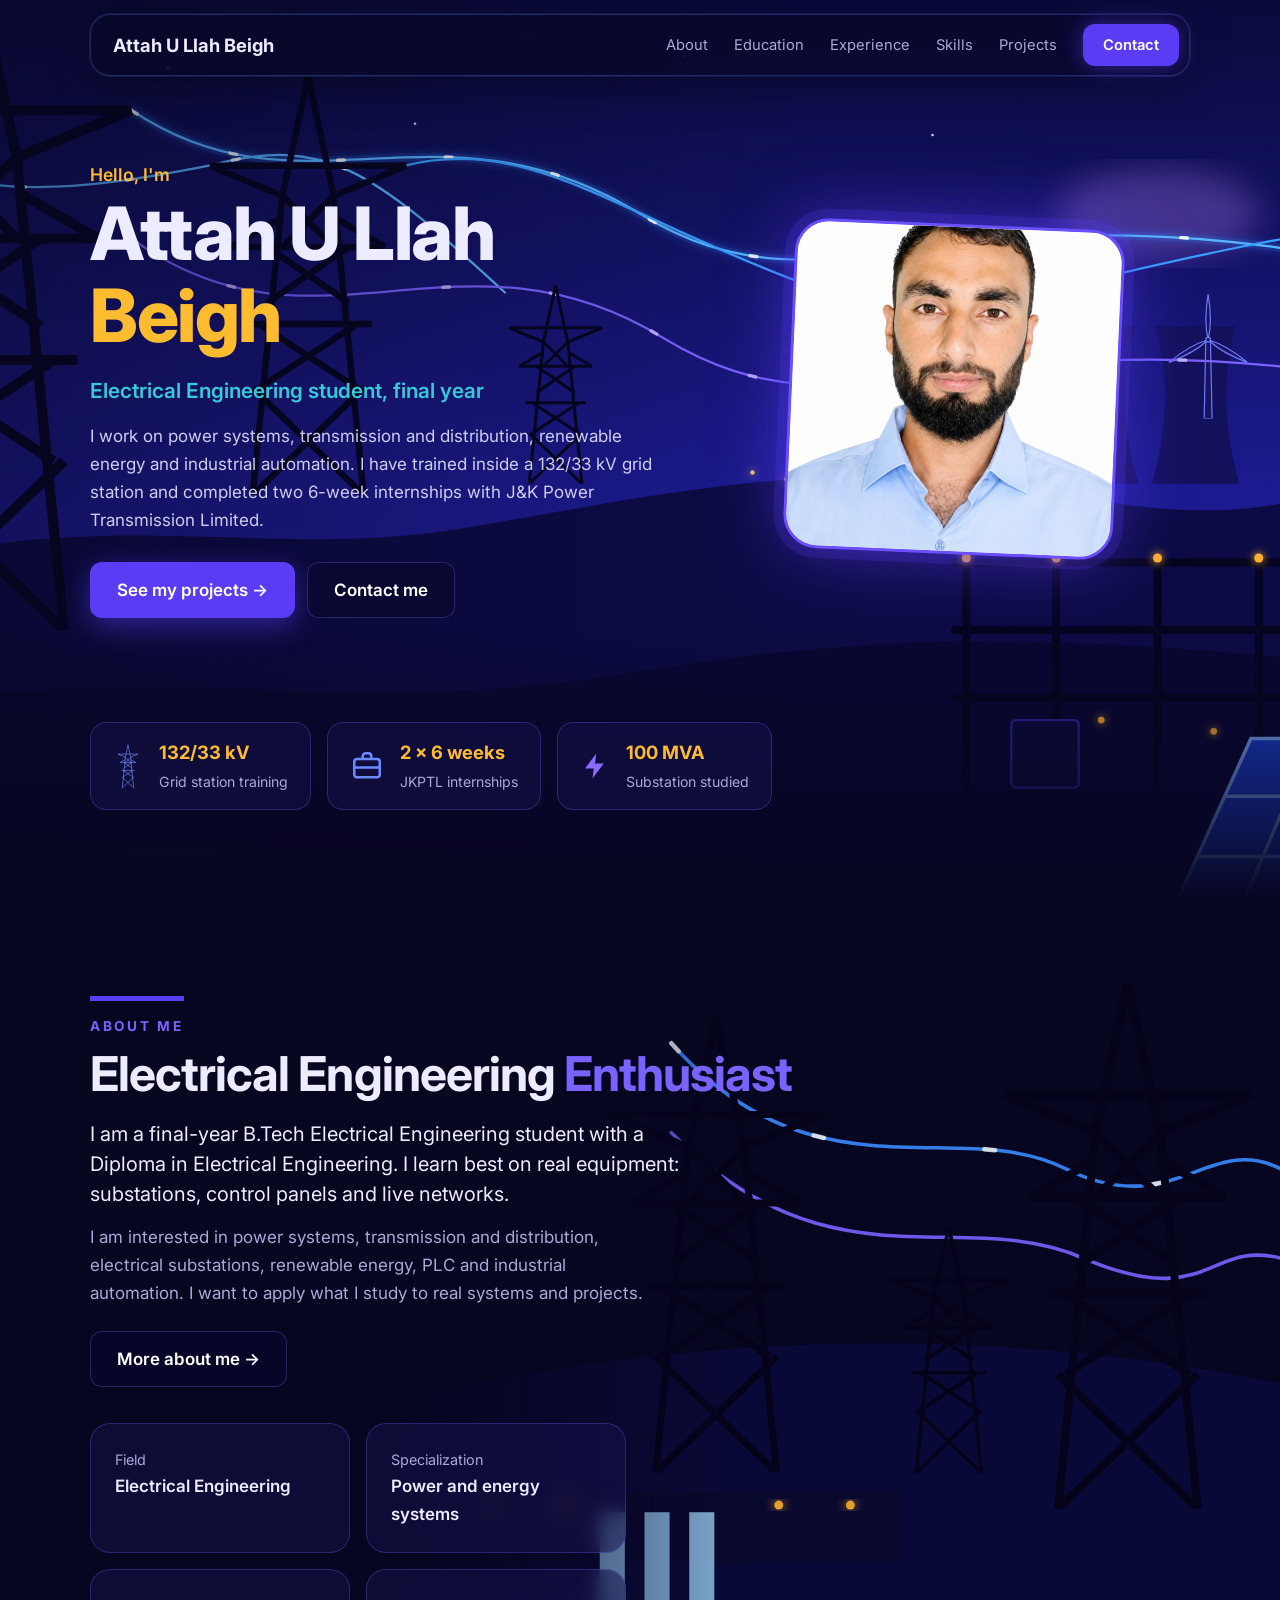
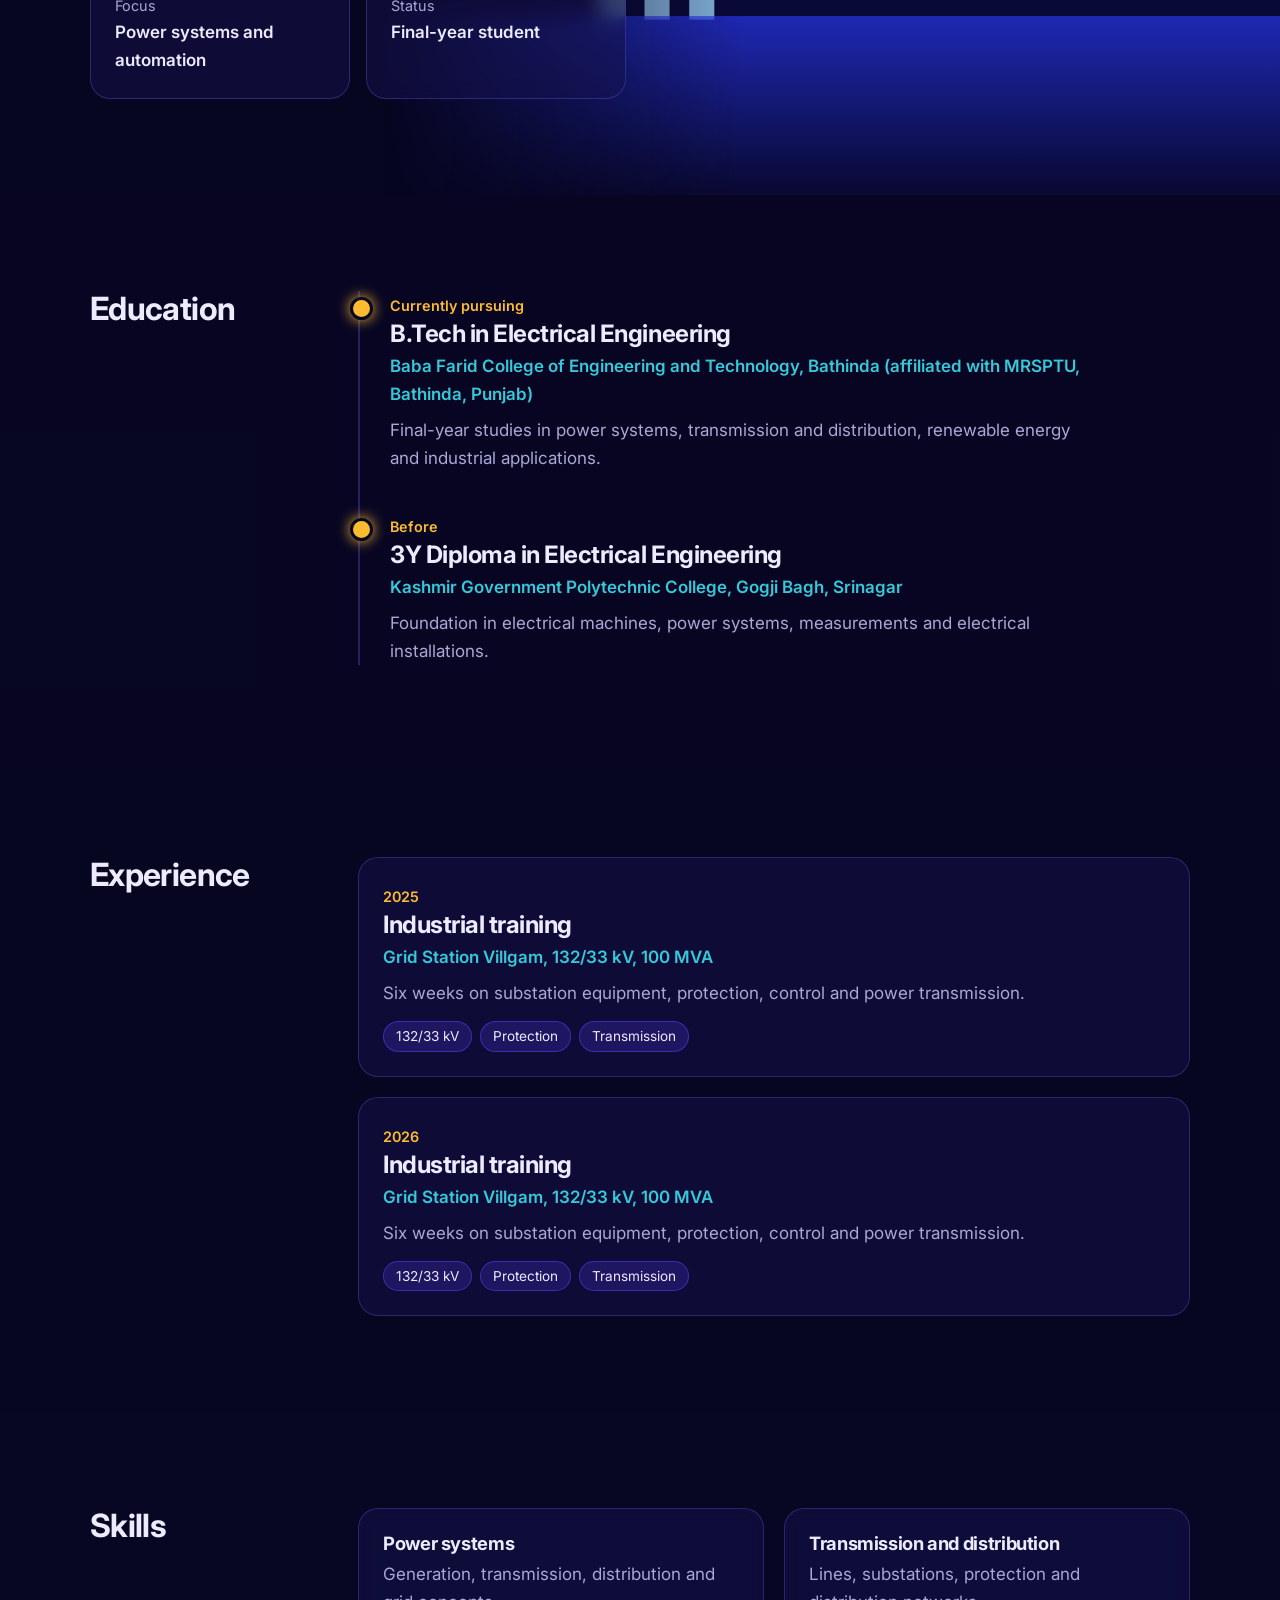
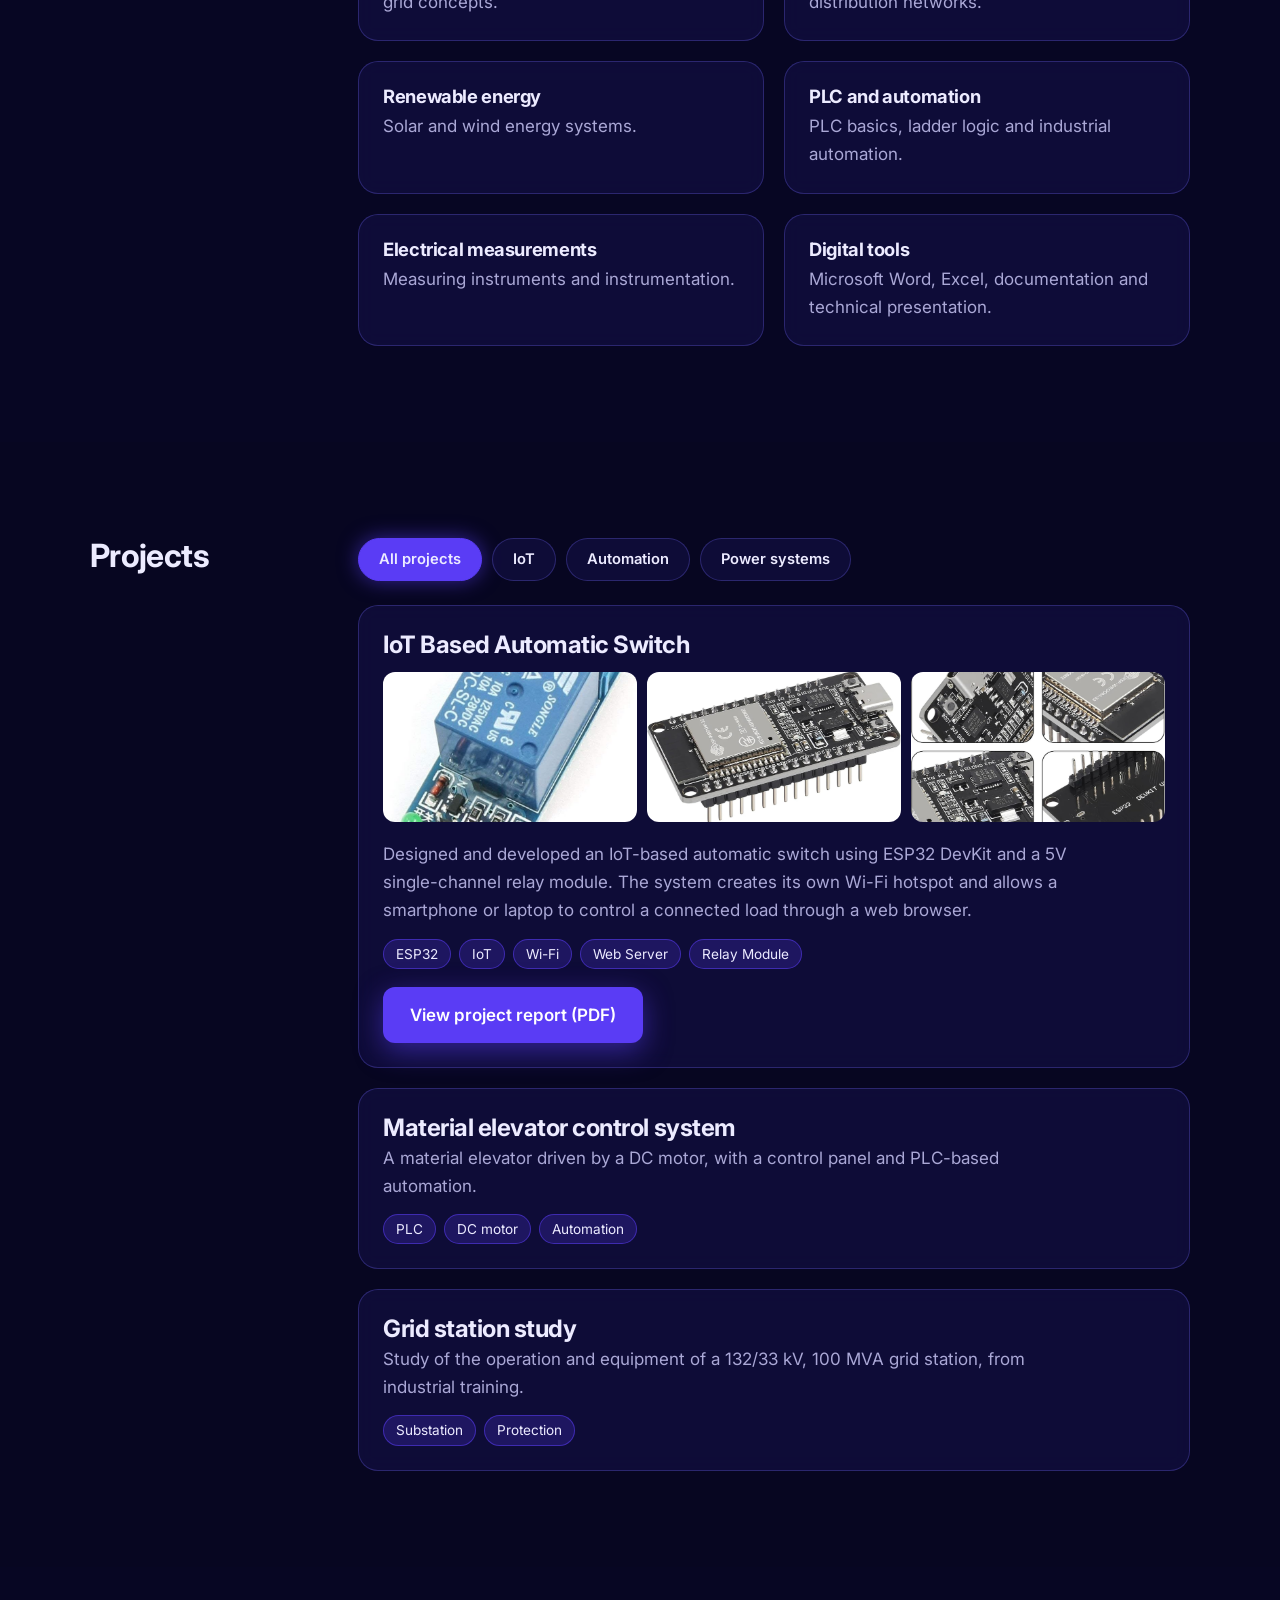
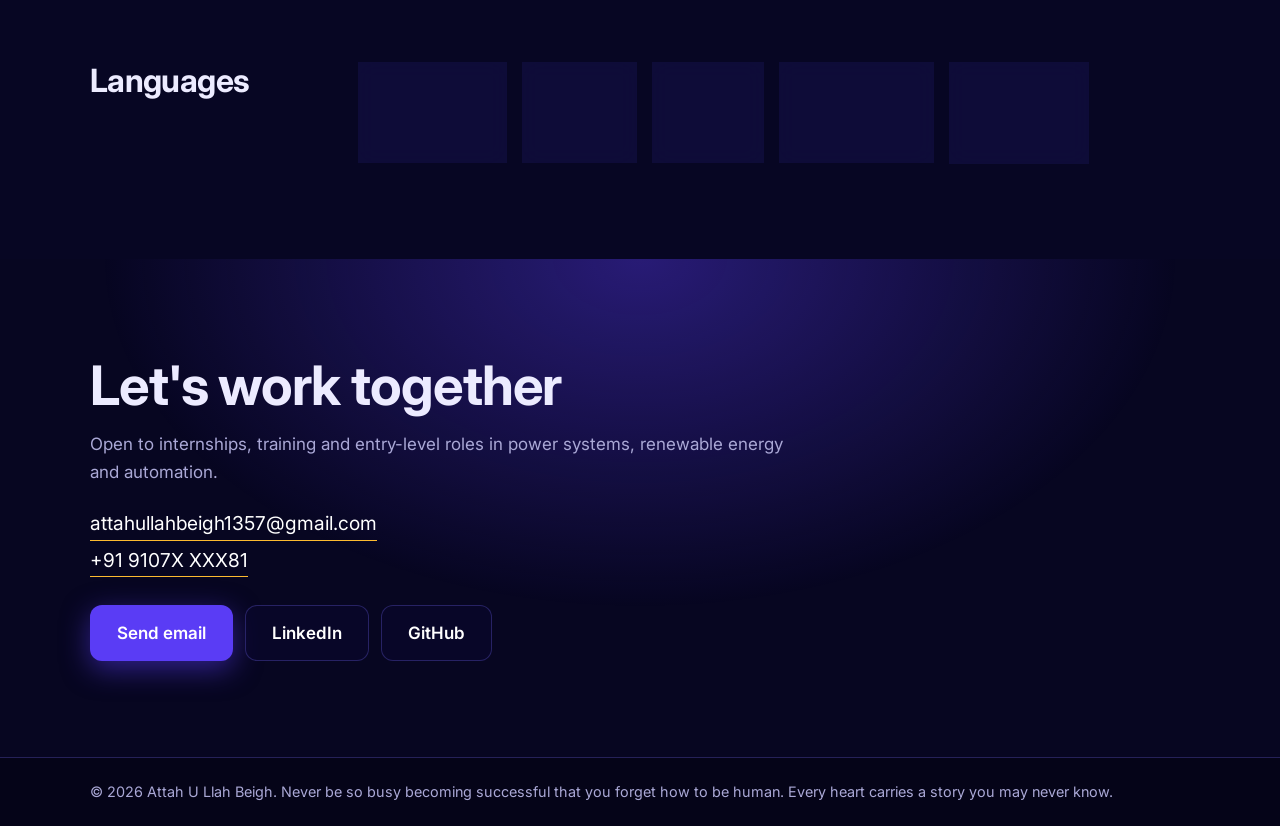
<file: index.html>
<!DOCTYPE html>
<html lang="en">
<head>
<meta charset="UTF-8">
<meta name="viewport" content="width=device-width, initial-scale=1.0">
<title>Attah U Llah Beigh | Electrical Engineering Portfolio</title>
<meta name="description" content="Portfolio of Attah U Llah Beigh, final-year B.Tech Electrical Engineering student with experience in power systems, substations, renewable energy and PLC automation.">
<meta name="google-site-verification" content="AX1bPegK20SlBSsNhf59HftJDLyADob2TUCViV4lNVI" />
<link rel="preconnect" href="https://fonts.googleapis.com">
<link rel="preconnect" href="https://fonts.gstatic.com" crossorigin>
<link href="https://fonts.googleapis.com/css2?family=Inter:wght@400;500;600;700;800&display=swap" rel="stylesheet">
<link rel="stylesheet" href="style.css">
</head>
<body>

<!-- Shared drawings (pylon, wind turbine, solar panel) -->
<svg width="0" height="0" style="position:absolute" aria-hidden="true">
  <defs>
    <symbol id="pylon" viewBox="0 0 100 200">
      <g fill="none" stroke="currentColor" stroke-width="3" stroke-linejoin="round">
        <path d="M50 4 L38 60 L24 200 M50 4 L62 60 L76 200"/>
        <path d="M4 46 H96 M14 84 H86 M20 120 H80"/>
        <path d="M38 60 L62 84 M62 60 L38 84 M31 110 L69 84 M69 110 L31 84 M27 150 L73 120 M73 150 L27 120 M24 200 L76 150 M76 200 L24 150"/>
        <path d="M4 46 L38 60 M96 46 L62 60 M14 84 L38 70 M86 84 L62 70"/>
      </g>
    </symbol>
    <symbol id="turbine" viewBox="0 0 100 160">
      <g stroke="currentColor" stroke-width="1.5" style="fill:var(--fill,none)">
        <path d="M47 62 L53 62 L55 160 L45 160Z"/>
        <g class="blades">
          <path d="M50 60 C45 40 47 20 50 2 C53 20 55 40 50 60Z"/>
          <path d="M50 60 C45 40 47 20 50 2 C53 20 55 40 50 60Z" transform="rotate(120 50 60)"/>
          <path d="M50 60 C45 40 47 20 50 2 C53 20 55 40 50 60Z" transform="rotate(240 50 60)"/>
        </g>
        <circle cx="50" cy="60" r="3"/>
      </g>
    </symbol>
    <symbol id="solar" viewBox="0 0 160 90">
      <g stroke="currentColor" stroke-width="1.5" style="fill:var(--fill,none)">
        <path d="M10 85 L45 8 L155 8 L125 85Z"/>
        <path d="M34 33 H145 M22 59 H135 M72 8 L39 85 M100 8 L67 85 M128 8 L96 85" fill="none"/>
      </g>
    </symbol>
    <symbol id="icon-briefcase" viewBox="0 0 24 24"><g fill="none" stroke="currentColor" stroke-width="1.8" stroke-linejoin="round"><rect x="3" y="7" width="18" height="13" rx="2"/><path d="M9 7V5a2 2 0 0 1 2-2h2a2 2 0 0 1 2 2v2M3 13h18"/></g></symbol>
    <symbol id="icon-bolt" viewBox="0 0 24 24"><path d="M13 2 4 14h7l-1 8 9-12h-7l1-8Z" fill="currentColor"/></symbol>
  </defs>
</svg>

<!-- Lightly floating wireframe objects behind the whole page -->
<div class="float-bg" aria-hidden="true">
  <svg class="fl f1" viewBox="0 0 100 200"><use href="#pylon"/></svg>
  <svg class="fl f2" viewBox="0 0 100 160"><use href="#turbine"/></svg>
  <svg class="fl f3" viewBox="0 0 160 90"><use href="#solar"/></svg>
  <svg class="fl f4" viewBox="0 0 100 200"><use href="#pylon"/></svg>
  <svg class="fl f5" viewBox="0 0 100 160"><use href="#turbine"/></svg>
</div>

<header class="site-header">
  <div class="bar">
    <a href="#home" class="logo">Attah U Llah Beigh</a>
    <button class="menu-toggle" aria-label="Open menu" aria-expanded="false">Menu</button>
    <nav class="nav-links">
      <a href="#about">About</a>
      <a href="#education">Education</a>
      <a href="#experience">Experience</a>
      <a href="#skills">Skills</a>
      <a href="#projects">Projects</a>
      <a href="#contact">Contact</a>
      <a href="#contact" class="nav-cta">Contact</a>
    </nav>
  </div>
</header>

<main>
<!-- HERO -->
<section id="home" class="hero">
  <svg class="scene" viewBox="0 0 1440 800" preserveAspectRatio="xMidYMid slice" aria-hidden="true">
    <defs>
      <linearGradient id="sky" x1="0" y1="0" x2="0" y2="1">
        <stop offset="0" stop-color="#0a0a3c"/><stop offset=".55" stop-color="#1c1a8f"/><stop offset="1" stop-color="#2a1f9e"/>
      </linearGradient>
      <linearGradient id="fade" x1="0" y1="0" x2="0" y2="1">
        <stop offset="0" stop-color="#070621" stop-opacity="0"/><stop offset="1" stop-color="#070621"/>
      </linearGradient>
      <linearGradient id="shade" x1="0" y1="0" x2="1" y2="0">
        <stop offset="0" stop-color="#070621" stop-opacity=".55"/><stop offset=".6" stop-color="#070621" stop-opacity="0"/>
      </linearGradient>
      <filter id="glow" x="-50%" y="-50%" width="200%" height="200%"><feGaussianBlur stdDeviation="4" result="b"/><feMerge><feMergeNode in="b"/><feMergeNode in="SourceGraphic"/></feMerge></filter>
      <filter id="blur"><feGaussianBlur stdDeviation="14"/></filter>
    </defs>
    <rect width="1440" height="800" fill="url(#sky)"/>
    <g fill="#bcd0ff"><circle cx="300" cy="60" r="1.5"/><circle cx="520" cy="110" r="1.2"/><circle cx="760" cy="50" r="1.6"/><circle cx="980" cy="120" r="1.2"/><circle cx="1100" cy="40" r="1.5"/><circle cx="620" cy="30" r="1.1"/><circle cx="1380" cy="90" r="1.3"/></g>
    <!-- far hills + city lights -->
    <path d="M0 520 C220 440 380 500 560 470 S900 400 1100 440 S1340 420 1440 410 V800 H0Z" fill="#0c0b45"/>
    <g fill="#ffcf6b" filter="url(#glow)"><circle cx="820" cy="420" r="2"/><circle cx="850" cy="426" r="2"/><circle cx="880" cy="418" r="2"/><circle cx="910" cy="428" r="2"/><circle cx="940" cy="420" r="2"/></g>
    <!-- cooling towers + steam -->
    <ellipse cx="1180" cy="190" rx="90" ry="40" fill="#c58bff" opacity=".28" filter="url(#blur)"/>
    <path d="M1085 430 C1100 380 1100 330 1088 290 H1160 C1148 330 1148 380 1163 430Z" fill="#14115c"/>
    <path d="M1175 430 C1190 380 1190 330 1178 290 H1250 C1238 330 1238 380 1253 430Z" fill="#14115c"/>
    <g fill="#ff4d6d" filter="url(#glow)"><circle cx="1015" cy="300" r="2.5"/><circle cx="1015" cy="340" r="2.5"/></g>
    <rect x="1010" y="270" width="8" height="160" fill="#14115c"/>
    <!-- wind turbines -->
    <use href="#turbine" x="1290" y="60" width="130" height="208" style="color:#6e7bff;--fill:#18145f" />
    <use href="#turbine" x="1190" y="260" width="70" height="112" style="color:#6e7bff;--fill:#18145f"/>
    <use href="#turbine" x="900" y="300" width="50" height="80" style="color:#6e7bff;--fill:#18145f"/>
    <!-- foreground hill -->
    <path d="M0 640 C260 580 460 640 700 600 S1100 560 1440 600 V800 H0Z" fill="#090733"/>
    <!-- substation -->
    <g stroke="#06051f" stroke-width="7" fill="none" stroke-linecap="round">
      <path d="M1010 700 V500 M1090 700 V500 M1180 700 V500 M1270 700 V500 M1360 700 V500"/>
      <path d="M1000 500 H1380 M1000 560 H1380 M1000 620 H1380"/>
    </g>
    <g fill="#0d0b3d" stroke="#2a2a9a" stroke-width="2"><rect x="1300" y="590" width="130" height="110" rx="4"/><rect x="1050" y="640" width="60" height="60" rx="4"/></g>
    <g fill="#ffb02e" filter="url(#glow)"><circle cx="1010" cy="496" r="4"/><circle cx="1090" cy="496" r="4"/><circle cx="1180" cy="496" r="4"/><circle cx="1270" cy="496" r="4"/><circle cx="1360" cy="496" r="4"/><circle cx="1130" cy="640" r="3"/><circle cx="1230" cy="650" r="3"/><circle cx="1330" cy="600" r="3"/></g>
    <!-- solar panel -->
    <use href="#solar" x="1170" y="640" width="330" height="185" style="color:#7fb0ff;--fill:#1a3fd0"/>
    <!-- cables (glow + bright core + flowing energy) -->
    <g fill="none" stroke-linecap="round">
      <path id="c1" d="M268 98 C420 200 540 80 720 190 S1000 140 1440 250" stroke="#2f8bff" stroke-width="7" opacity=".25" filter="url(#glow)"/>
      <path d="M268 98 C420 200 540 80 720 190 S1000 140 1440 250" stroke="#58b6ff" stroke-width="2"/>
      <path class="flow" d="M268 98 C420 200 540 80 720 190 S1000 140 1440 250" stroke="#ffffff" stroke-width="3"/>
      <path d="M-8 98 C100 190 220 170 338 147 C440 120 480 150 600 260" stroke="#58b6ff" stroke-width="2"/>
      <path class="flow f-slow" d="M-8 98 C100 190 220 170 338 147 C440 120 480 150 600 260" stroke="#ffffff" stroke-width="3"/>
      <path d="M268 212 C430 330 560 190 740 300 S1020 260 1440 350" stroke="#7a62ff" stroke-width="2"/>
      <path class="flow" d="M268 212 C430 330 560 190 740 300 S1020 260 1440 350" stroke="#c9b8ff" stroke-width="3"/>
      <path d="M512 147 C620 120 700 190 860 250 S1100 230 1440 190" stroke="#3aa0ff" stroke-width="2"/>
    </g>
    <!-- pylons (dark silhouettes) -->
    <g style="color:#060520">
      <use href="#pylon" x="-20" y="-40" width="300" height="600"/>
      <use href="#pylon" x="330" y="60" width="190" height="380"/>
      <use href="#pylon" x="600" y="250" width="90" height="180"/>
      <use href="#pylon" x="860" y="300" width="60" height="120"/>
    </g>
    <rect width="1440" height="800" fill="url(#shade)"/>
    <rect y="560" width="1440" height="240" fill="url(#fade)"/>
  </svg>

  <div class="container hero-grid">
    <div class="hero-text">
      <p class="hello">Hello, I'm</p>
      <h1>Attah U Llah <br><span class="grad">Beigh</span></h1>
      <p class="role">Electrical Engineering student, final year</p>
      <p class="lead">I work on power systems, transmission and distribution, renewable energy and industrial automation. I have trained inside a 132/33 kV grid station and completed two 6-week internships with J&amp;K Power Transmission Limited.</p>
      <div class="actions">
        <a href="#projects" class="btn solid">See my projects &rarr;</a>
        <a href="#contact" class="btn ghost">Contact me</a>
      </div>
    </div>
    <div class="photo"><img src="Dp For Web.jpg.jpg" alt="Portrait of Attah U Llah Beigh"></div>
  </div>

  <div class="container">
    <ul class="stats">
      <li><svg class="ico" width="30" height="44" viewBox="0 0 100 200"><use href="#pylon"/></svg><div><b>132/33 kV</b><span>Grid station training</span></div></li>
      <li><svg class="ico" width="34" height="34"><use href="#icon-briefcase"/></svg><div><b>2 &times; 6 weeks</b><span>JKPTL internships</span></div></li>
      <li><svg class="ico bolt" width="30" height="34"><use href="#icon-bolt"/></svg><div><b>100 MVA</b><span>Substation studied</span></div></li>
    </ul>
  </div>
</section>

<!-- ABOUT -->
<section id="about" class="section about">
  <svg class="about-scene" viewBox="0 0 900 500" preserveAspectRatio="xMaxYMax slice" aria-hidden="true">
    <defs>
      <linearGradient id="water" x1="0" y1="0" x2="0" y2="1"><stop offset="0" stop-color="#2c3cff"/><stop offset="1" stop-color="#0a0930"/></linearGradient>
      <filter id="g2"><feGaussianBlur stdDeviation="3" result="b"/><feMerge><feMergeNode in="b"/><feMergeNode in="SourceGraphic"/></feMerge></filter>
    </defs>
    <path d="M0 330 C150 270 260 310 400 280 S700 230 900 270 V500 H0Z" fill="#0b0a3a"/>
    <g fill="none" stroke-linecap="round">
      <path d="M560 80 C640 170 720 120 780 150 S860 130 900 150" stroke="#3a8bff" stroke-width="2"/>
      <path class="flow" d="M560 80 C640 170 720 120 780 150 S860 130 900 150" stroke="#fff" stroke-width="2.5"/>
      <path d="M560 130 C650 220 720 170 790 200 S860 190 900 200" stroke="#7a62ff" stroke-width="2"/>
    </g>
    <g style="color:#05041a">
      <use href="#pylon" x="520" y="60" width="130" height="260"/>
      <use href="#pylon" x="740" y="40" width="150" height="300"/>
      <use href="#pylon" x="680" y="180" width="70" height="140"/>
    </g>
    <rect x="360" y="330" width="330" height="40" fill="#0a0930"/>
    <g fill="#9fd6ff" opacity=".9"><rect x="520" y="342" width="14" height="60"/><rect x="545" y="342" width="14" height="60"/><rect x="570" y="342" width="14" height="60"/></g>
    <g fill="#ffb02e" filter="url(#g2)"><circle cx="380" cy="338" r="2.5"/><circle cx="420" cy="338" r="2.5"/><circle cx="460" cy="338" r="2.5"/><circle cx="500" cy="338" r="2.5"/><circle cx="620" cy="338" r="2.5"/><circle cx="660" cy="338" r="2.5"/></g>
    <rect y="400" width="900" height="100" fill="url(#water)" opacity=".7"/>
  </svg>
  <div class="container about-wrap">
    <p class="eyebrow">About me</p>
    <h2 class="about-title">Electrical Engineering <span class="violet">Enthusiast</span></h2>
    <p class="big">I am a final-year B.Tech Electrical Engineering student with a Diploma in Electrical Engineering. I learn best on real equipment: substations, control panels and live networks.</p>
    <p>I am interested in power systems, transmission and distribution, electrical substations, renewable energy, PLC and industrial automation. I want to apply what I study to real systems and projects.</p>
    <a href="#education" class="btn ghost more">More about me &rarr;</a>
    <dl class="facts">
      <div class="card"><dt>Field</dt><dd>Electrical Engineering</dd></div>
      <div class="card"><dt>Specialization</dt><dd>Power and energy systems</dd></div>
      <div class="card"><dt>Focus</dt><dd>Power systems and automation</dd></div>
      <div class="card"><dt>Status</dt><dd>Final-year student</dd></div>
    </dl>
  </div>
</section>

<section id="education" class="section alt">
  <div class="container split">
    <h2>Education</h2>
    <ol class="timeline">
      <li>
        <span class="when">Currently pursuing</span>
        <h3>B.Tech in Electrical Engineering</h3>
        <p class="where">Baba Farid College of Engineering and Technology, Bathinda (affiliated with MRSPTU, Bathinda, Punjab)</p>
        <p>Final-year studies in power systems, transmission and distribution, renewable energy and industrial applications.</p>
      </li>
      <li>
        <span class="when">Before</span>
        <h3>3Y Diploma in Electrical Engineering</h3>
        <p class="where">Kashmir Government Polytechnic College, Gogji Bagh, Srinagar</p>
        <p>Foundation in electrical machines, power systems, measurements and electrical installations.</p>
      </li>
    </ol>
  </div>
</section>

<section id="experience" class="section">
  <div class="container split">
    <h2>Experience</h2>
    <div class="jobs">
      <article class="card">
        <span class="when">2025</span>
        <h3>Industrial training</h3>
        <p class="where">Grid Station Villgam, 132/33 kV, 100 MVA</p>
        <p>Six weeks on substation equipment, protection, control and power transmission.</p>
        <p class="chips"><span>132/33 kV</span><span>Protection</span><span>Transmission</span></p>
      </article>
      <article class="card">
        <span class="when">2026</span>
        <h3>Industrial training</h3>
        <p class="where">Grid Station Villgam, 132/33 kV, 100 MVA</p>
        <p>Six weeks on substation equipment, protection, control and power transmission.</p>
        <p class="chips"><span>132/33 kV</span><span>Protection</span><span>Transmission</span></p>
      </article>
    </div>
  </div>
</section>

<section id="skills" class="section alt">
  <div class="container split">
    <h2>Skills</h2>
    <ul class="skills">
      <li class="card"><h3>Power systems</h3><p>Generation, transmission, distribution and grid concepts.</p></li>
      <li class="card"><h3>Transmission and distribution</h3><p>Lines, substations, protection and distribution networks.</p></li>
      <li class="card"><h3>Renewable energy</h3><p>Solar and wind energy systems.</p></li>
      <li class="card"><h3>PLC and automation</h3><p>PLC basics, ladder logic and industrial automation.</p></li>
      <li class="card"><h3>Electrical measurements</h3><p>Measuring instruments and instrumentation.</p></li>
      <li class="card"><h3>Digital tools</h3><p>Microsoft Word, Excel, documentation and technical presentation.</p></li>
    </ul>
  </div>
</section>

<section id="projects" class="section">
  <div class="container split">
    <h2>Projects</h2>
    <div>
      <div class="filters" role="tablist" aria-label="Filter projects">
        <button class="pill active" data-filter="all">All projects</button>
        <button class="pill" data-filter="iot">IoT</button>
        <button class="pill" data-filter="automation">Automation</button>
        <button class="pill" data-filter="power">Power systems</button>
      </div>
      <div class="projects">
        <article class="card iot-project" data-cat="iot">
          <h3>IoT Based Automatic Switch</h3>
          <div class="gallery">
            <img src="smart-switch1.jpg.jpg" alt="IoT Smart Switch Project" class="project-image">
            <img src="esp32-board.jpg.jpg" alt="ESP32 Development Board" class="project-image">
            <img src="smart-switch-working.jpg.jpg" alt="Smart Switch Working Setup" class="project-image">
          </div>
          <p>Designed and developed an IoT-based automatic switch using ESP32 DevKit and a 5V single-channel relay module. The system creates its own Wi-Fi hotspot and allows a smartphone or laptop to control a connected load through a web browser.</p>
          <p class="chips"><span>ESP32</span><span>IoT</span><span>Wi-Fi</span><span>Web Server</span><span>Relay Module</span></p>
          <a class="btn solid" href="./minor%20project%207THsem-1.pdf" target="_blank" rel="noopener noreferrer">View project report (PDF)</a>
        </article>
        <article class="card" data-cat="automation">
          <h3>Material elevator control system</h3>
          <p>A material elevator driven by a DC motor, with a control panel and PLC-based automation.</p>
          <p class="chips"><span>PLC</span><span>DC motor</span><span>Automation</span></p>
        </article>
        <article class="card" data-cat="power">
          <h3>Grid station study</h3>
          <p>Study of the operation and equipment of a 132/33 kV, 100 MVA grid station, from industrial training.</p>
          <p class="chips"><span>Substation</span><span>Protection</span></p>
        </article>
      </div>
    </div>
  </div>
</section>

<section class="section alt">
  <div class="container split">
    <h2>Languages</h2>
    <ul class="langs">
      <li class="card">English <span>Professional</span></li>
      <li class="card">Hindi <span>Fluent</span></li>
      <li class="card">Urdu <span>Fluent</span></li>
      <li class="card">Kashmiri <span>Fluent</span></li>
      <li class="card">Punjabi <span>working</span></li>
    </ul>
  </div>
</section>
</main>

<section id="contact" class="contact">
  <div class="container">
    <h2>Let's work together</h2>
    <p>Open to internships, training and entry-level roles in power systems, renewable energy and automation.</p>
    <p class="lines">
      <a href="mailto:er.attahullah1357@zohomail.in">attahullahbeigh1357@gmail.com</a>
      <a href="tel:+919107XXXX81">+91 9107X XXX81</a>
    </p>
    <div class="actions">
      <a class="btn solid" href="mailto:er.attahullah1357@zohomail.in">Send email</a>
      <a class="btn ghost" href="https://in.linkedin.com/in/attah-u-llah-beigh-b4bb571b0" target="_blank" rel="noopener">LinkedIn</a>
      <a class="btn ghost" href="https://attahullah1357er.github.io/" target="_blank" rel="noopener">GitHub</a>
    </div>
  </div>
</section>

<footer>
  <div class="container">
    &copy; <span id="current-year">2024-2026</span> Attah U Llah Beigh.
    
    Never be so busy becoming successful that you forget how to be human.
    Every heart carries a story you may never know.
  </div>
</footer>

<script src="script.js"></script>
</body>
</html>
</file>
<file: style.css>
:root{
  --bg:#070621; --glass:rgba(22,18,78,.5); --line:rgba(120,110,255,.28);
  --text:#ecebff; --muted:#aaa8d6; --violet:#5a3cf5; --amber:#fdbb30; --cyan:#36c9d9;
  --font:"Inter","Segoe UI",Arial,sans-serif;
}
*{margin:0;padding:0;box-sizing:border-box}
html{scroll-behavior:smooth;scroll-padding-top:100px;background:var(--bg)}
body{font-family:var(--font);background:transparent;color:var(--text);line-height:1.65;font-size:17px}
img{max-width:100%;display:block}
a{color:inherit;text-decoration:none}
:focus-visible{outline:3px solid var(--amber);outline-offset:3px}
.container{width:90%;max-width:1100px;margin:auto}
h1,h2,h3{line-height:1.12;letter-spacing:-.02em}
p{max-width:64ch;color:var(--muted)}

/* soft page glow + lightly floating wireframes (whole page) */
body::before{content:"";position:fixed;inset:0;z-index:-2;pointer-events:none;
  background:radial-gradient(45% 45% at 15% 20%,rgba(90,60,245,.22),transparent 70%),
             radial-gradient(40% 40% at 85% 65%,rgba(54,150,255,.14),transparent 70%),
             linear-gradient(160deg,#070621,#0d0b36 60%,#120a33)}
.float-bg{position:fixed;inset:0;z-index:-1;pointer-events:none;overflow:hidden}
.fl{position:absolute;color:#4cc3ff;opacity:.13;animation:float 16s ease-in-out infinite alternate;--fill:none}
.f1{left:3%;top:18%;width:90px}
.f2{right:5%;top:12%;width:110px;animation-duration:20s}
.f3{right:10%;bottom:8%;width:190px;animation-duration:18s}
.f4{left:12%;bottom:6%;width:70px;animation-duration:22s}
.f5{left:46%;top:60%;width:80px;animation-duration:19s;opacity:.08}
@keyframes float{from{transform:translateY(-14px) rotate(-1deg)}to{transform:translateY(18px) rotate(1deg)}}
.blades{transform-origin:50px 60px;animation:spin 9s linear infinite}
@keyframes spin{to{transform:rotate(360deg)}}

/* floating glass navbar */
.site-header{position:fixed;top:14px;left:50%;transform:translateX(-50%);z-index:50;width:min(1100px,92%);
  background:rgba(8,7,36,.6);backdrop-filter:blur(16px);border:1px solid var(--line);border-radius:20px;
  box-shadow:0 0 0 1px rgba(54,201,217,.12),0 10px 40px rgba(0,0,0,.35)}
.bar{display:flex;align-items:center;justify-content:space-between;height:60px;padding:0 10px 0 22px}
.logo{font-weight:700;font-size:1.15rem}
.nav-links{display:flex;gap:26px;align-items:center;font-size:.92rem}
.nav-links a{color:var(--muted);transition:color .2s}
.nav-links a:hover{color:#fff}
.nav-links .nav-cta{background:var(--violet);color:#fff;padding:9px 20px;border-radius:12px;font-weight:600;box-shadow:0 0 22px rgba(90,60,245,.55)}
.nav-links a[href="#contact"]:not(.nav-cta){display:none}
.menu-toggle{display:none;background:none;border:1px solid var(--line);color:#fff;padding:6px 14px;border-radius:10px;font:inherit;cursor:pointer}

/* hero */
.hero{position:relative;min-height:100vh;display:flex;flex-direction:column;justify-content:center;padding:130px 0 60px;overflow:hidden}
.scene{position:absolute;inset:0;width:100%;height:100%}
.flow{stroke-dasharray:6 90;animation:flow 5s linear infinite;opacity:.9}
.f-slow{animation-duration:8s}
@keyframes flow{to{stroke-dashoffset:-960}}
.hero-grid{position:relative;display:grid;grid-template-columns:1.1fr .9fr;gap:50px;align-items:center}
.hello{color:var(--amber);font-weight:600;font-size:1.1rem;margin-bottom:4px}
.hero h1{font-size:clamp(2.8rem,6vw,4.6rem);font-weight:800}
.grad{color:var(--amber)}
.role{font-size:1.3rem;font-weight:600;color:var(--cyan);margin:16px 0 14px}
.lead{max-width:52ch;color:#cfcdf2}
.actions{display:flex;gap:12px;flex-wrap:wrap;margin-top:28px}
.btn{display:inline-block;padding:13px 26px;border-radius:12px;font-weight:600;border:1px solid transparent;transition:transform .2s,box-shadow .2s,background .2s;cursor:pointer}
.btn:hover{transform:translateY(-2px)}
.btn.solid{background:var(--violet);color:#fff;box-shadow:0 8px 28px rgba(90,60,245,.5)}
.btn.ghost{border-color:var(--line);color:#fff;background:rgba(10,8,45,.6)}
.btn.ghost:hover{background:rgba(90,60,245,.25)}
.photo{width:min(330px,100%);aspect-ratio:1;border-radius:34px;overflow:hidden;justify-self:center;border:3px solid #6a50ff;
  box-shadow:0 0 0 10px rgba(90,60,245,.2),0 0 70px rgba(90,60,245,.6);transform:rotate(2.5deg);background:#fff}
.photo img{width:100%;height:100%;object-fit:cover}
.stats{position:relative;list-style:none;display:flex;flex-wrap:wrap;gap:16px;margin-top:44px}
.stats li{display:flex;align-items:center;gap:16px;background:var(--glass);border:1px solid var(--line);border-radius:16px;padding:14px 22px;backdrop-filter:blur(10px)}
.stats .ico{color:#6a8bff;flex:none}
.stats .bolt{color:#8b6bff}
.stats b{display:block;font-size:1.15rem;color:var(--amber)}
.stats span{font-size:.88rem;color:var(--muted)}

/* sections */
.section{position:relative;padding:96px 0}
.alt{background:rgba(8,7,38,.55)}
.split{display:grid;grid-template-columns:220px 1fr;gap:48px}
.split>h2{font-size:2rem;position:sticky;top:100px;align-self:start}
.card{background:var(--glass);border:1px solid var(--line);border-radius:20px;padding:24px;backdrop-filter:blur(10px);transition:border-color .2s}
.card:hover{border-color:rgba(253,187,48,.55)}
.where{color:var(--cyan);font-weight:600;margin:4px 0 8px}
.chips{display:flex;flex-wrap:wrap;gap:8px;margin-top:14px}
.chips span{font-size:.85rem;padding:3px 12px;border-radius:999px;background:rgba(90,60,245,.22);border:1px solid rgba(90,60,245,.55);color:var(--text)}

/* about */
.about{overflow:hidden}
.about-scene{position:absolute;right:0;bottom:0;width:70%;height:100%;opacity:.9;
  -webkit-mask-image:linear-gradient(90deg,transparent,#000 40%);mask-image:linear-gradient(90deg,transparent,#000 40%)}
.about-wrap{position:relative}
.eyebrow{display:inline-block;color:#7a62ff;font-weight:700;letter-spacing:.2em;text-transform:uppercase;font-size:.85rem;padding-top:14px;border-top:5px solid var(--violet);margin-bottom:10px}
.about-title{font-size:clamp(2rem,4.5vw,3rem);font-weight:700;margin-bottom:18px}
.violet{color:#7a62ff}
.big{font-size:1.25rem;line-height:1.5;color:var(--text);max-width:48ch;margin-bottom:14px}
.about-wrap>p:not(.eyebrow):not(.big){max-width:52ch}
.more{margin-top:24px}
.facts{display:grid;grid-template-columns:repeat(2,minmax(0,260px));gap:16px;margin-top:36px}
.facts dt{color:var(--muted);font-size:.9rem}
.facts dd{font-weight:600}

/* timeline */
.timeline{list-style:none;border-left:2px solid var(--line);padding-left:30px;display:grid;gap:40px}
.timeline li{position:relative}
.timeline li::before{content:"";position:absolute;left:-40px;top:6px;width:17px;height:17px;border-radius:50%;background:var(--amber);border:3px solid var(--bg);box-shadow:0 0 14px var(--amber)}
.when{font-weight:600;color:var(--amber);font-size:.9rem}
.timeline h3,.jobs h3,.projects h3{font-size:1.5rem;margin:2px 0}

/* lists */
.jobs,.projects{display:grid;gap:20px}
.skills{list-style:none;display:grid;grid-template-columns:1fr 1fr;gap:20px}
.skills h3{font-size:1.15rem;margin-bottom:6px}
.langs{list-style:none;display:flex;flex-wrap:wrap;gap:16px;font-size:1.4rem;font-weight:700}
.langs .card{padding:18px 28px}
.langs span{display:block;font-weight:400;font-size:.95rem;color:var(--muted)}

/* project filters */
.filters{display:flex;flex-wrap:wrap;gap:10px;margin-bottom:24px}
.pill{font:inherit;font-size:.92rem;font-weight:600;color:var(--text);background:var(--glass);border:1px solid var(--line);padding:8px 20px;border-radius:999px;cursor:pointer;transition:background .2s}
.pill:hover{background:rgba(255,255,255,.12)}
.pill.active{background:var(--violet);border-color:var(--violet);box-shadow:0 0 20px rgba(90,60,245,.55)}
.projects article[hidden]{display:none}
.gallery{display:grid;grid-template-columns:repeat(3,1fr);gap:10px;margin:14px 0 18px}
.project-image{width:100%;height:150px;object-fit:cover;border-radius:12px}
.iot-project .btn{margin-top:18px}

/* contact */
.contact{padding:96px 0;background:radial-gradient(60% 100% at 50% 0%,rgba(90,60,245,.4),transparent 70%)}
.contact h2{font-size:clamp(2rem,5vw,3.4rem);margin-bottom:14px}
.lines{display:flex;flex-direction:column;gap:4px;margin-top:22px;font-size:1.2rem}
.lines a{width:fit-content;color:#fff;border-bottom:1px solid var(--amber)}
footer{background:#050418;color:var(--muted);padding:22px 0;font-size:.9rem;border-top:1px solid var(--line)}

@media(max-width:860px){
  .split{grid-template-columns:1fr;gap:24px}
  .split>h2{position:static}
  .hero{padding-top:110px}
  .hero-grid{grid-template-columns:1fr;gap:34px}
  .photo{order:-1;width:220px;justify-self:start}
  .menu-toggle{display:block}
  .nav-links{display:none;position:absolute;top:68px;left:0;right:0;flex-direction:column;align-items:stretch;gap:0;background:rgba(8,7,36,.96);border:1px solid var(--line);border-radius:18px;padding:8px 20px 16px}
  .nav-links.active{display:flex}
  .nav-links a{padding:12px 0}
  .nav-links a[href="#contact"]:not(.nav-cta){display:none}
  .nav-links .nav-cta{text-align:center;margin-top:8px}
  .skills,.gallery{grid-template-columns:1fr}
  .facts{grid-template-columns:1fr}
  .about-scene{width:100%;opacity:.35}
  .section{padding:72px 0}
  .f1,.f4,.f5{display:none}
}
@media(prefers-reduced-motion:reduce){
  .fl,.blades,.flow{animation:none}
  html{scroll-behavior:auto}
}
</file>
